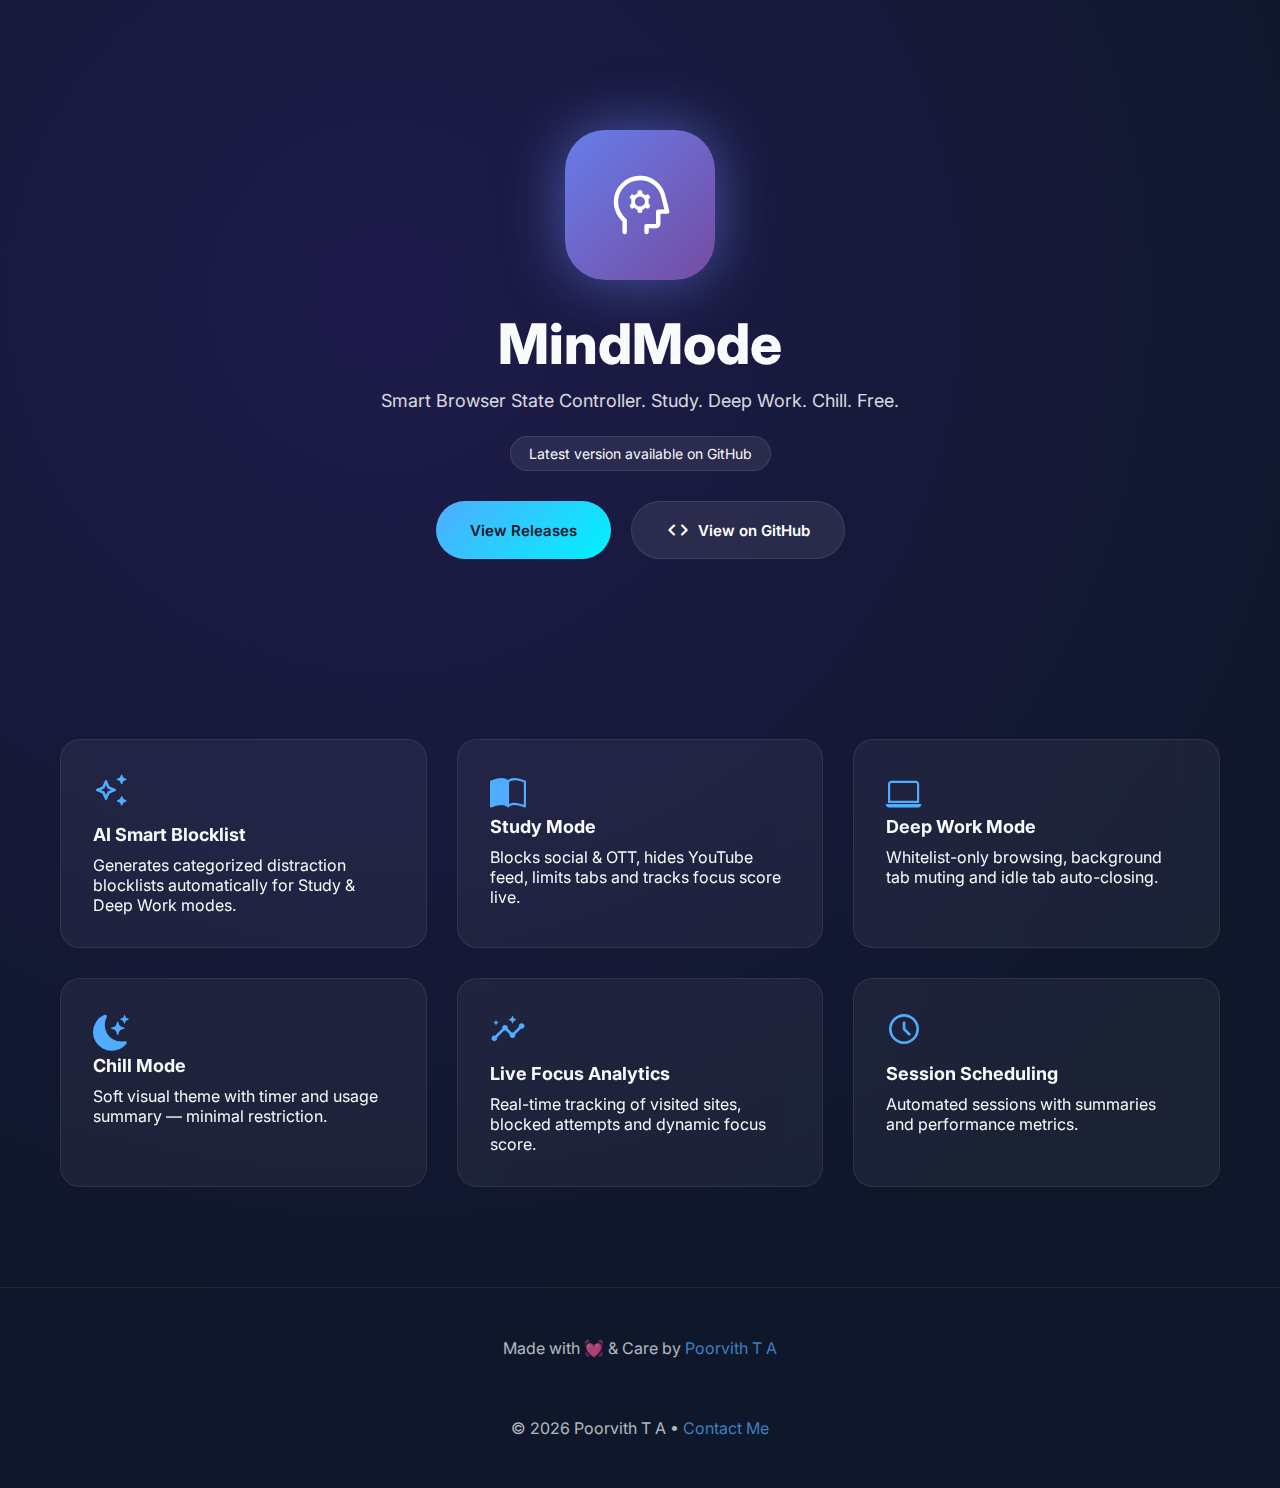
<file: index.html>
<!DOCTYPE html>
<html lang="en">
<head>
<meta charset="UTF-8" />
<meta name="viewport" content="width=device-width, initial-scale=1.0" />
<title>MindMode</title>

<!-- Google Fonts -->
<link href="https://fonts.googleapis.com/css2?family=Inter:wght@400;600;700;800&display=swap" rel="stylesheet">
<link href="https://fonts.googleapis.com/css2?family=Material+Symbols+Rounded" rel="stylesheet">
<link href="https://cdn.jsdelivr.net/npm/bootstrap-icons@1.11.3/font/bootstrap-icons.min.css" rel="stylesheet">

<style>
*{box-sizing:border-box;margin:0;padding:0}

body{
  font-family:"Inter",sans-serif;
  background:radial-gradient(circle at 30% 20%,#1e1b4b,#0f172a 70%);
  color:#f8fafc;
  min-height:100vh;
  overflow-x:hidden;
}

/* HERO */
.hero{
  text-align:center;
  padding:130px 20px 80px;
}

.logo{
  width:150px;
  height:150px;
  border-radius:40px;
  margin:0 auto 30px;
  background:linear-gradient(135deg,#667eea,#764ba2);
  display:flex;
  align-items:center;
  justify-content:center;
  box-shadow:0 0 60px rgba(102,126,234,.6);
  animation:float 3s ease-in-out infinite;
}

.logo span{
  font-size:70px;
  color:white;
}

h1{
  font-size:56px;
  font-weight:800;
  margin-bottom:12px;
}

.subtitle{
  font-size:18px;
  opacity:.85;
  margin-bottom:25px;
}

.version{
  display:inline-block;
  padding:8px 18px;
  border-radius:999px;
  background:rgba(255,255,255,.08);
  font-size:14px;
  margin-bottom:30px;
  border:1px solid rgba(255,255,255,.1);
}

/* BUTTONS */
.btn-group{
  display:flex;
  justify-content:center;
  gap:20px;
  flex-wrap:wrap;
}

.btn{
  padding:16px 34px;
  border-radius:999px;
  font-weight:600;
  text-decoration:none;
  font-size:15px;
  display:inline-flex;
  align-items:center;
  gap:8px;
  transition:.3s;
}

.primary{
  background:linear-gradient(135deg,#4facfe,#00f2fe);
  color:#0f172a;
}

.primary:hover{
  transform:translateY(-4px);
  box-shadow:0 12px 30px rgba(0,242,254,.4);
}

.secondary{
  background:rgba(255,255,255,.08);
  color:white;
  border:1px solid rgba(255,255,255,.1);
}

.secondary:hover{
  background:rgba(255,255,255,.15);
}

/* FEATURES */
.features{
  max-width:1200px;
  margin:100px auto;
  padding:0 20px;
  display:grid;
  grid-template-columns:repeat(auto-fit,minmax(280px,1fr));
  gap:30px;
}

.card{
  background:rgba(255,255,255,.05);
  padding:32px;
  border-radius:20px;
  backdrop-filter:blur(15px);
  border:1px solid rgba(255,255,255,.08);
  transition:.3s;
}

.card:hover{
  transform:translateY(-8px);
  background:rgba(255,255,255,.08);
}

.card .material-symbols-rounded,
.card i{
  font-size:36px;
  margin-bottom:16px;
  color:#4facfe;
}

.card h3{
  margin-bottom:10px;
  font-size:18px;
}

footer{
  text-align:center;
  padding:50px 20px;
  opacity:.7;
  border-top:1px solid rgba(255,255,255,.1);
  margin-top:100px;
}

footer a{
  color:#4facfe;
  text-decoration:none;
}

@keyframes float{
  0%,100%{transform:translateY(0)}
  50%{transform:translateY(-12px)}
}
</style>
</head>

<body>

<div class="hero">
  <div class="logo">
    <span class="material-symbols-rounded">psychology</span>
  </div>

  <h1>MindMode</h1>
  <div class="subtitle">Smart Browser State Controller. Study. Deep Work. Chill. Free.</div>

  <div id="versionText" class="version">Checking latest release...</div>

  <div class="btn-group">
    <a id="downloadBtn" class="btn primary" href="#">
      <span class="material-symbols-rounded">download</span>
      Download Latest
    </a>

    <a class="btn secondary" href="https://github.com/PoorvithTA/mindmode" target="_blank">
      <span class="material-symbols-rounded">code</span>
      View on GitHub
    </a>
  </div>
</div>

<div class="features">

  <div class="card">
    <span class="material-symbols-rounded">auto_awesome</span>
    <h3>AI Smart Blocklist</h3>
    <p>Generates categorized distraction blocklists automatically for Study & Deep Work modes.</p>
  </div>

  <div class="card">
    <i class="bi bi-book-half"></i>
    <h3>Study Mode</h3>
    <p>Blocks social & OTT, hides YouTube feed, limits tabs and tracks focus score live.</p>
  </div>

  <div class="card">
    <i class="bi bi-laptop"></i>
    <h3>Deep Work Mode</h3>
    <p>Whitelist-only browsing, background tab muting and idle tab auto-closing.</p>
  </div>

  <div class="card">
    <i class="bi bi-moon-stars-fill"></i>
    <h3>Chill Mode</h3>
    <p>Soft visual theme with timer and usage summary — minimal restriction.</p>
  </div>

  <div class="card">
    <span class="material-symbols-rounded">insights</span>
    <h3>Live Focus Analytics</h3>
    <p>Real-time tracking of visited sites, blocked attempts and dynamic focus score.</p>
  </div>

  <div class="card">
    <span class="material-symbols-rounded">schedule</span>
    <h3>Session Scheduling</h3>
    <p>Automated sessions with summaries and performance metrics.</p>
  </div>

</div>
 <footer>
    Made with 💓 & Care by 
    <a href="https://youtube.com/@PoorvithsLife_Official" target="_blank">Poorvith T A</a>
    <br><br>

    <script type='text/javascript' src='https://storage.ko-fi.com/cdn/widget/Widget_2.js'></script>
    <script>
      kofiwidget2.init('Support me on Ko-fi', '#72a4f2', 'O5O81GPS1N');
      kofiwidget2.draw();
    </script>

    <br><br>

    © <span id="year"></span> Poorvith T A • 
    <a href="https://ig.me/m/i_am_poorvith" target="_blank">Contact Me</a>
  </footer>
<script>
  const yearSpan = document.getElementById("year");
  const currentYear = new Date().getFullYear();
  yearSpan.textContent = currentYear;
</script>

  <script>
async function fetchLatestRelease() {
  const versionText = document.getElementById("versionText");
  const downloadBtn = document.getElementById("downloadBtn");

  try {
    const response = await fetch(
      "https://api.github.com/repos/PoorvithTA/mindmode/releases"
    );

    if (!response.ok) throw new Error("No releases found");

    const releases = await response.json();

    if (!releases.length) throw new Error("Empty release list");

    const latest = releases[0]; // first release (newest)

    versionText.innerText = "Latest Version: " + latest.tag_name;

    const asset = latest.assets.find(a =>
      a.browser_download_url.endsWith(".zip")
    );

    if (asset) {
      downloadBtn.href = asset.browser_download_url;
      downloadBtn.innerText = "Download " + latest.tag_name;
    } else {
      downloadBtn.href = latest.html_url;
      downloadBtn.innerText = "View Release";
    }

  } catch (err) {
    versionText.innerText = "Latest version available on GitHub";
    downloadBtn.href =
      "https://github.com/PoorvithTA/mindmode/releases";
    downloadBtn.innerText = "View Releases";
  }
}

fetchLatestRelease();
</script>

</body>
</html>
</file>
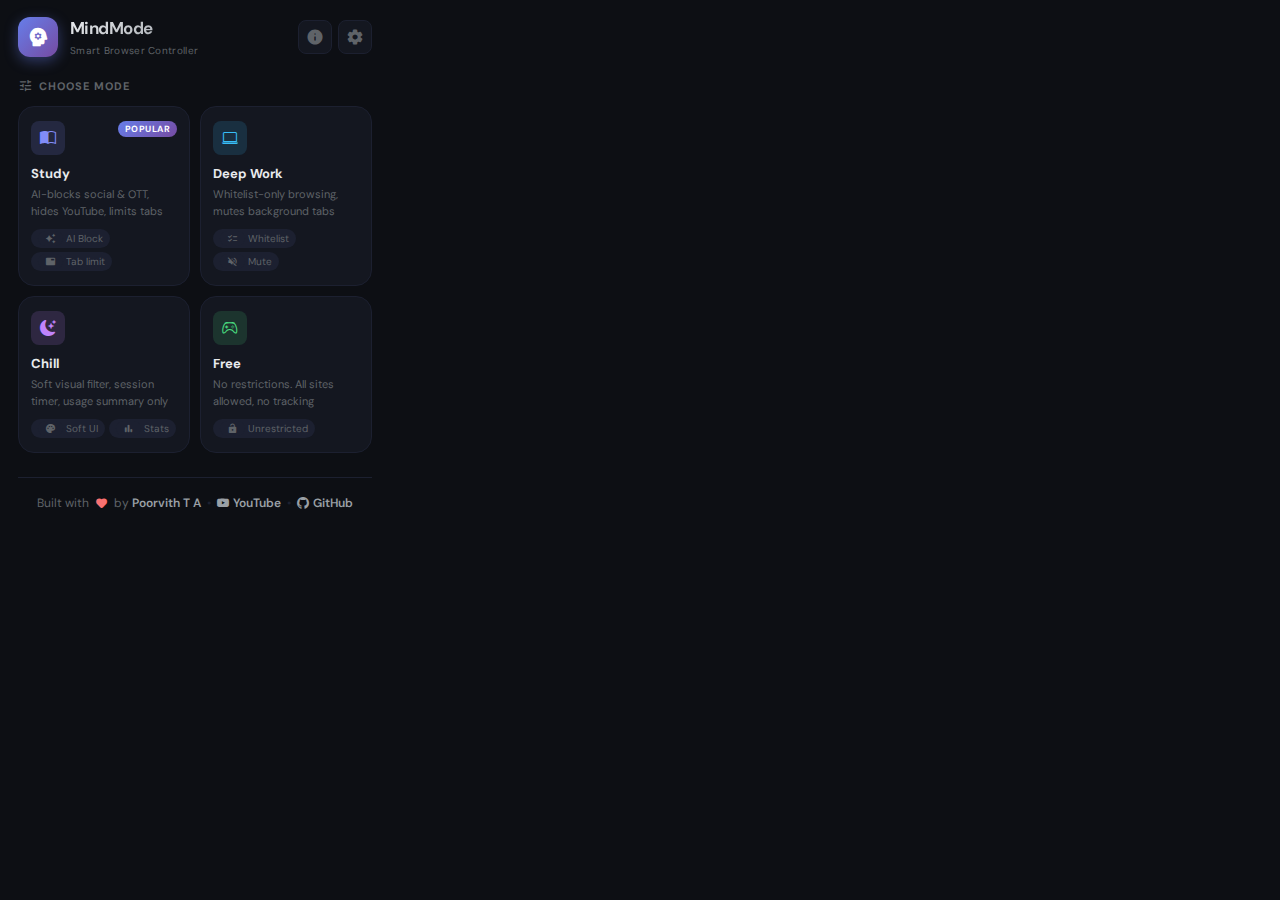
<file: MindMode/popup.html>
<!DOCTYPE html>
<html lang="en">
<head>
  <meta charset="UTF-8" />
  <title>MindMode</title>
  <link href="https://fonts.googleapis.com/css2?family=DM+Sans:ital,opsz,wght@0,9..40,400;0,9..40,500;0,9..40,600;0,9..40,700&display=swap" rel="stylesheet" />
  <link href="https://fonts.googleapis.com/css2?family=Material+Symbols+Rounded:opsz,wght,FILL,GRAD@24,400,1,0" rel="stylesheet" />
  <link rel="stylesheet" href="https://cdn.jsdelivr.net/npm/bootstrap-icons@1.11.3/font/bootstrap-icons.min.css" />
  <link rel="stylesheet" href="popup.css" />
</head>
<body>
<div id="app">

  <!-- ═══ PERSISTENT HEADER (all pages) ════════════════════════ -->
  <header class="popup-header">
    <div class="header-left">
      <div class="logo-wrap">
        <span class="material-symbols-rounded logo-icon">psychology</span>
      </div>
      <div>
        <div class="logo-text">MindMode</div>
        <div class="logo-sub">Smart Browser Controller</div>
      </div>
    </div>
    <div class="header-right">
      <button id="aboutBtn" class="hdr-btn" title="About">
        <span class="material-symbols-rounded">info</span>
      </button>
      <button id="settingsBtn" class="hdr-btn" title="Settings">
        <span class="material-symbols-rounded">settings</span>
      </button>
    </div>
  </header>

  <!-- ═══ MAIN VIEW ════════════════════════════════════════════ -->
  <div id="mainView">

    <div id="sessionBanner" class="session-banner hidden">
      <div class="sb-top">
        <div class="sb-mode-info">
          <span class="material-symbols-rounded sb-icon" id="sbIcon">timer</span>
          <div>
            <div class="sb-label" id="sessionModeLabel">Study Mode</div>
            <div class="sb-sublabel">Session in progress</div>
          </div>
        </div>
        <span id="sessionTimer" class="sb-timer">45:00</span>
      </div>
      <div class="sb-bar-track"><div id="sessionBar" class="sb-bar-fill"></div></div>
      <div class="sb-stats-row">
        <div class="sb-mini-stat"><span class="material-symbols-rounded">public</span><span id="lSites">0</span> sites</div>
        <div class="sb-mini-stat"><span class="material-symbols-rounded">block</span><span id="lBlocked">0</span> blocked</div>
        <div class="sb-mini-stat focus-stat"><span class="material-symbols-rounded">bolt</span><span id="lFocus">100</span>% focus</div>
      </div>
      <button id="endSessionBtn" class="end-btn">
        <span class="material-symbols-rounded">stop_circle</span>End Session
      </button>
    </div>

    <div class="modes-section">
      <div class="section-label"><span class="material-symbols-rounded">tune</span>Choose Mode</div>
      <div class="mode-grid">

        <button class="mode-card" data-mode="study">
          <div class="mc-top"><div class="mc-icon study"><i class="bi bi-book-half"></i></div><span class="mc-badge">Popular</span></div>
          <div class="mc-name">Study</div>
          <div class="mc-desc">AI-blocks social &amp; OTT, hides YouTube, limits tabs</div>
          <div class="mc-tags">
            <span><span class="material-symbols-rounded">auto_awesome</span>AI Block</span>
            <span><span class="material-symbols-rounded">tab</span>Tab limit</span>
          </div>
        </button>

        <button class="mode-card" data-mode="deepwork">
          <div class="mc-top"><div class="mc-icon deepwork"><i class="bi bi-laptop"></i></div></div>
          <div class="mc-name">Deep Work</div>
          <div class="mc-desc">Whitelist-only browsing, mutes background tabs</div>
          <div class="mc-tags">
            <span><span class="material-symbols-rounded">checklist</span>Whitelist</span>
            <span><span class="material-symbols-rounded">volume_off</span>Mute</span>
          </div>
        </button>

        <button class="mode-card" data-mode="chill">
          <div class="mc-top"><div class="mc-icon chill"><i class="bi bi-moon-stars-fill"></i></div></div>
          <div class="mc-name">Chill</div>
          <div class="mc-desc">Soft visual filter, session timer, usage summary only</div>
          <div class="mc-tags">
            <span><span class="material-symbols-rounded">palette</span>Soft UI</span>
            <span><span class="material-symbols-rounded">bar_chart</span>Stats</span>
          </div>
        </button>

        <button class="mode-card" data-mode="free">
          <div class="mc-top"><div class="mc-icon free"><i class="bi bi-controller"></i></div></div>
          <div class="mc-name">Free</div>
          <div class="mc-desc">No restrictions. All sites allowed, no tracking</div>
          <div class="mc-tags">
            <span><span class="material-symbols-rounded">lock_open</span>Unrestricted</span>
          </div>
        </button>

      </div>
    </div>

    <div id="durationPicker" class="duration-panel hidden">
      <div class="dp-header"><span class="material-symbols-rounded">schedule</span>Session Duration</div>
      <div class="dp-pills">
        <button class="dp-pill" data-min="25">25 min</button>
        <button class="dp-pill active" data-min="45">45 min</button>
        <button class="dp-pill" data-min="60">1 hour</button>
        <button class="dp-pill" data-min="90">1.5 hrs</button>
        <button class="dp-pill" data-min="120">2 hrs</button>
        <button class="dp-pill" data-min="0"><span class="material-symbols-rounded" style="font-size:15px;vertical-align:middle">all_inclusive</span></button>
      </div>
      <button id="startSessionBtn" class="start-btn">
        <span class="material-symbols-rounded">play_circle</span>Start Session
      </button>
    </div>

  </div><!-- /#mainView -->

  <!-- ═══ SUMMARY VIEW ════════════════════════════════════════ -->
  <div id="summaryView" class="hidden">
    <div class="summary-hero">
      <div class="summary-icon-wrap">
        <span class="material-symbols-rounded summary-icon">celebration</span>
      </div>
      <h2 class="summary-title">Session Complete!</h2>
      <p class="summary-sub">Here's how you did</p>
    </div>
    <div class="score-ring-wrap">
      <canvas id="scoreRing" width="130" height="130"></canvas>
      <div class="score-center">
        <span id="focusScore" class="score-num">--</span>
        <span class="score-lbl">Focus Score</span>
      </div>
    </div>
    <div class="summary-stats-row">
      <div class="sum-stat"><span class="material-symbols-rounded">timer</span><span id="sDuration" class="sum-val">--</span><label>minutes</label></div>
      <div class="sum-stat"><span class="material-symbols-rounded">public</span><span id="sSites" class="sum-val">--</span><label>sites</label></div>
      <div class="sum-stat"><span class="material-symbols-rounded">block</span><span id="sDistractions" class="sum-val">--</span><label>blocked</label></div>
    </div>
    <div id="topSitesList" class="top-sites-wrap"></div>
    <button id="dismissSummary" class="start-btn" style="margin-top:8px">
      <span class="material-symbols-rounded">add_circle</span>New Session
    </button>
  </div><!-- /#summaryView -->

  <!-- ═══ SETTINGS VIEW ══════════════════════════════════════ -->
  <div id="settingsView" class="hidden">

    <div class="view-header">
      <button id="settingsBackBtn" class="back-btn"><span class="material-symbols-rounded">arrow_back</span></button>
      <div><div class="view-title">Settings</div><div class="view-sub">Customize your experience</div></div>
    </div>

    <!-- AI Smart Blocklist -->
    <div class="settings-section ai-section">
      <div class="ai-section-header">
        <div class="settings-section-label">
          <span class="material-symbols-rounded">auto_awesome</span>AI Smart Blocklist
        </div>
        <button id="refreshBlocklistBtn" class="ai-pill-btn">
          <span class="material-symbols-rounded" id="refreshIcon">refresh</span>
          <span id="refreshBtnText">Refresh</span>
        </button>
      </div>
      <p class="settings-hint">Claude AI maintains a categorized blocklist — social media, OTT/streaming, gaming, news &amp; more. Used in Study &amp; Deep Work modes.</p>

      <div id="aiLoadingRow" class="ai-loading-row hidden">
        <div class="ai-loader-dots"><span></span><span></span><span></span></div>
        <span>Claude is generating your blocklist…</span>
      </div>

      <div id="aiErrorRow" class="ai-error-row hidden">
        <span class="material-symbols-rounded">error</span>
        <span id="aiErrorText">Something went wrong</span>
      </div>

      <div id="blocklistCategories" class="blocklist-cats"></div>

      <div class="ai-meta-row">
        <span class="material-symbols-rounded">shield</span>
        <span id="aiMetaText">AI blocklist loaded locally · never sent to cloud</span>
      </div>
    </div>

    <!-- Deep Work Whitelist -->
    <div class="settings-section">
      <div class="settings-section-label"><span class="material-symbols-rounded">checklist</span>Deep Work Whitelist</div>
      <p class="settings-hint">Sites allowed during Deep Work mode</p>
      <div id="whitelistTags" class="tag-cloud"></div>
      <div class="input-row">
        <input id="whitelistInput" type="text" class="text-input" placeholder="e.g. notion.so" />
        <button id="addWhitelistBtn" class="icon-action-btn"><span class="material-symbols-rounded">add</span></button>
      </div>
    </div>

    <!-- Max Tabs -->
    <div class="settings-section">
      <div class="settings-section-label"><span class="material-symbols-rounded">tab</span>Max Tabs Per Mode</div>
      <div class="max-tabs-grid">
        <div class="mt-row"><i class="bi bi-book-half"></i><span>Study Mode</span><input id="maxTabsStudy" type="number" class="num-input" min="1" max="30" value="8" /><span class="mt-unit">tabs</span></div>
        <div class="mt-row"><i class="bi bi-laptop"></i><span>Deep Work</span><input id="maxTabsDeepwork" type="number" class="num-input" min="1" max="30" value="5" /><span class="mt-unit">tabs</span></div>
      </div>
    </div>

    <!-- Auto Schedule -->
    <div class="settings-section">
      <div class="settings-section-label"><span class="material-symbols-rounded">schedule</span>Auto Schedule</div>
      <p class="settings-hint">Automatically switch modes at set times daily</p>
      <div id="scheduleList" class="schedule-list"></div>
      <button id="addScheduleBtn" class="outline-action-btn"><span class="material-symbols-rounded">add</span>Add Schedule Entry</button>
    </div>

    <button id="saveSettingsBtn" class="start-btn" style="margin-top:4px">
      <span class="material-symbols-rounded">save</span>Save Settings
    </button>

  </div><!-- /#settingsView -->

  <!-- ═══ ABOUT VIEW ═════════════════════════════════════════ -->
  <div id="aboutView" class="hidden">

    <div class="view-header">
      <button id="aboutBackBtn" class="back-btn"><span class="material-symbols-rounded">arrow_back</span></button>
      <div><div class="view-title">About MindMode</div><div class="view-sub">Version 1.0.0</div></div>
    </div>

    <div class="about-hero-card">
      <div class="about-logo-row">
        <div class="about-logo-icon"><span class="material-symbols-rounded">psychology</span></div>
        <div>
          <div class="about-name">MindMode</div>
          <div class="about-tagline">Smart Browser State Controller</div>
        </div>
      </div>
      <p class="about-desc">
        MindMode changes how your entire browser behaves based on your mental state —
        not just blocking sites, but shifting your whole digital environment.
        Think Digital Wellbeing × Focus × Smart Environment.
      </p>
      <div class="about-privacy-badge">
        <span class="material-symbols-rounded">shield</span>
        100% Local — No cloud, no tracking, no login
      </div>
    </div>

    <div class="about-modes-section">
      <div class="settings-section-label"><span class="material-symbols-rounded">apps</span>What Each Mode Does</div>
      <div class="about-mode-list">
        <div class="about-mode-row">
          <div class="about-mode-icon study"><i class="bi bi-book-half"></i></div>
          <div class="about-mode-info"><strong>Study</strong><span>AI-blocked social &amp; OTT, hides YouTube feed, limits tabs</span></div>
        </div>
        <div class="about-mode-row">
          <div class="about-mode-icon deepwork"><i class="bi bi-laptop"></i></div>
          <div class="about-mode-info"><strong>Deep Work</strong><span>Whitelist-only sites, auto-closes idle tabs, mutes background</span></div>
        </div>
        <div class="about-mode-row">
          <div class="about-mode-icon chill"><i class="bi bi-moon-stars-fill"></i></div>
          <div class="about-mode-info"><strong>Chill</strong><span>Soft visual filter, session timer, usage summary at end</span></div>
        </div>
        <div class="about-mode-row">
          <div class="about-mode-icon free"><i class="bi bi-controller"></i></div>
          <div class="about-mode-info"><strong>Free</strong><span>No restrictions, no tracking, everything allowed</span></div>
        </div>
      </div>
    </div>

    <div class="about-links-section">
      <div class="settings-section-label"><span class="material-symbols-rounded">link</span>Links</div>
      <div class="about-links-grid">
        <a href="https://github.com/PoorvithTA" target="_blank" class="about-link-card">
          <i class="bi bi-github"></i><span>GitHub</span><span class="material-symbols-rounded open-icon">open_in_new</span>
        </a>
        <a href="https://www.youtube.com/@PoorvithsLife_Official/" target="_blank" class="about-link-card">
          <i class="bi bi-youtube"></i><span>YouTube</span><span class="material-symbols-rounded open-icon">open_in_new</span>
        </a>
        <a href="https://github.com/PoorvithTA" target="_blank" class="about-link-card">
          <i class="bi bi-bug"></i><span>Report Bug</span><span class="material-symbols-rounded open-icon">open_in_new</span>
        </a>
        <a href="https://github.com/PoorvithTA" target="_blank" class="about-link-card">
          <i class="bi bi-person-fill"></i><span>Portfolio</span><span class="material-symbols-rounded open-icon">open_in_new</span>
        </a>
      </div>
    </div>

  </div><!-- /#aboutView -->

  <!-- ═══ PERSISTENT FOOTER (all pages) ════════════════════════ -->
  <footer class="popup-footer">
    <span>Built with</span>
    <span class="material-symbols-rounded footer-heart">favorite</span>
    <span>by <a href="https://github.com/PoorvithTA" target="_blank" class="footer-link">Poorvith T A</a></span>
    <span class="footer-dot">•</span>
    <a href="https://www.youtube.com/@PoorvithsLife_Official/" target="_blank" class="footer-link">
      <i class="bi bi-youtube"></i> YouTube
    </a>
    <span class="footer-dot">•</span>
    <a href="https://github.com/PoorvithTA" target="_blank" class="footer-link">
      <i class="bi bi-github"></i> GitHub
    </a>
  </footer>

</div><!-- /#app -->
<script src="popup.js"></script>
</body>
</html>
</file>
<file: MindMode/popup.css>
@import url("https://fonts.googleapis.com/css2?family=DM+Sans:ital,opsz,wght@0,9..40,400;0,9..40,500;0,9..40,600;0,9..40,700&display=swap");

/* ─── CSS Variables ────────────────────────────────────────────── */
:root {
  --bg-primary:   #0d0f14;
  --bg-secondary: #141720;
  --bg-tertiary:  #1c2030;
  --bg-hover:     #21263a;

  --text-primary:   #e8eaed;
  --text-secondary: #9aa0a6;
  --text-tertiary:  #5f6368;

  --accent-gradient:   linear-gradient(135deg, #667eea 0%, #764ba2 100%);
  --accent-gradient-2: linear-gradient(135deg, #4facfe 0%, #00f2fe 100%);
  --accent-gradient-3: linear-gradient(135deg, #43e97b 0%, #38f9d7 100%);
  --accent-gradient-4: linear-gradient(135deg, #fa709a 0%, #fee140 100%);

  --study-color:    #818cf8;
  --deepwork-color: #38bdf8;
  --chill-color:    #c084fc;
  --free-color:     #4ade80;

  --study-grad:    linear-gradient(135deg, #667eea, #818cf8);
  --deepwork-grad: linear-gradient(135deg, #0ea5e9, #38bdf8);
  --chill-grad:    linear-gradient(135deg, #8b5cf6, #c084fc);
  --free-grad:     linear-gradient(135deg, #22c55e, #4ade80);

  --shadow-sm: 0 2px 8px rgba(0,0,0,0.4);
  --shadow-md: 0 4px 16px rgba(0,0,0,0.5);
  --shadow-lg: 0 8px 32px rgba(0,0,0,0.6);

  --radius-sm:   8px;
  --radius-md:   12px;
  --radius-lg:   16px;
  --radius-xl:   20px;
  --radius-full: 9999px;

  --transition: 0.2s cubic-bezier(0.4,0,0.2,1);
}

/* ─── Reset & Base ─────────────────────────────────────────────── */
*, *::before, *::after { box-sizing: border-box; margin: 0; padding: 0; }

body {
  width: 390px;
  background: var(--bg-primary);
  color: var(--text-primary);
  font-family: "DM Sans", -apple-system, sans-serif;
  font-size: 14px;
  line-height: 1.5;
  -webkit-font-smoothing: antialiased;
  overflow-x: hidden;
}

.material-symbols-rounded {
  font-variation-settings: 'FILL' 1, 'wght' 400, 'GRAD' 0, 'opsz' 24;
  font-size: 18px;
  vertical-align: middle;
  line-height: 1;
}

#app { padding: 16px 18px 24px; }

/* ─── Header ───────────────────────────────────────────────────── */
.popup-header {
  display: flex;
  align-items: center;
  justify-content: space-between;
  margin-bottom: 20px;
}

.header-left {
  display: flex;
  align-items: center;
  gap: 12px;
}

.logo-wrap {
  width: 40px;
  height: 40px;
  border-radius: var(--radius-md);
  background: var(--accent-gradient);
  display: flex;
  align-items: center;
  justify-content: center;
  box-shadow: 0 4px 14px rgba(102,126,234,0.4);
}

.logo-icon {
  font-size: 22px !important;
  color: #fff;
}

.logo-text {
  font-size: 17px;
  font-weight: 700;
  letter-spacing: -0.03em;
  background: linear-gradient(135deg, #e8eaed, #9aa0a6);
  -webkit-background-clip: text;
  -webkit-text-fill-color: transparent;
  background-clip: text;
}

.logo-sub {
  font-size: 10px;
  color: var(--text-tertiary);
  letter-spacing: 0.3px;
  margin-top: 1px;
}

.header-right {
  display: flex;
  gap: 6px;
}

.hdr-btn {
  width: 34px;
  height: 34px;
  border-radius: var(--radius-sm);
  background: var(--bg-secondary);
  border: 1px solid var(--bg-tertiary);
  color: var(--text-tertiary);
  cursor: pointer;
  display: flex;
  align-items: center;
  justify-content: center;
  transition: var(--transition);
}
.hdr-btn:hover {
  background: var(--bg-hover);
  color: var(--text-primary);
  border-color: rgba(102,126,234,0.3);
}

/* ─── Session Banner ──────────────────────────────────────────── */
.session-banner {
  background: var(--bg-secondary);
  border: 1px solid rgba(102,126,234,0.2);
  border-radius: var(--radius-xl);
  padding: 16px;
  margin-bottom: 18px;
  box-shadow: 0 0 0 1px rgba(102,126,234,0.1), var(--shadow-sm);
}

.sb-top {
  display: flex;
  justify-content: space-between;
  align-items: center;
  margin-bottom: 12px;
}

.sb-mode-info {
  display: flex;
  align-items: center;
  gap: 10px;
}

.sb-icon {
  font-size: 20px !important;
  color: var(--study-color);
}

.sb-label {
  font-size: 13px;
  font-weight: 700;
  color: var(--text-primary);
}

.sb-sublabel {
  font-size: 10px;
  color: var(--text-tertiary);
  letter-spacing: 0.2px;
  margin-top: 1px;
}

.sb-timer {
  font-size: 26px;
  font-weight: 800;
  letter-spacing: -0.5px;
  font-variant-numeric: tabular-nums;
  background: var(--accent-gradient);
  -webkit-background-clip: text;
  -webkit-text-fill-color: transparent;
  background-clip: text;
}

.sb-bar-track {
  height: 4px;
  background: var(--bg-tertiary);
  border-radius: var(--radius-full);
  overflow: hidden;
  margin-bottom: 12px;
}

.sb-bar-fill {
  height: 100%;
  width: 100%;
  background: var(--accent-gradient);
  border-radius: var(--radius-full);
  transition: width 1s linear;
}

.sb-stats-row {
  display: flex;
  gap: 14px;
  margin-bottom: 12px;
}

.sb-mini-stat {
  display: flex;
  align-items: center;
  gap: 5px;
  font-size: 12px;
  color: var(--text-tertiary);
}
.sb-mini-stat .material-symbols-rounded { font-size: 14px !important; }
.sb-mini-stat span { color: var(--text-secondary); font-weight: 600; }
.focus-stat { margin-left: auto; }
.focus-stat span { color: #4ade80; }

.end-btn {
  width: 100%;
  background: transparent;
  border: 1px solid var(--bg-tertiary);
  color: var(--text-tertiary);
  padding: 8px;
  border-radius: var(--radius-md);
  cursor: pointer;
  font-size: 12px;
  font-family: "DM Sans", sans-serif;
  font-weight: 600;
  display: flex;
  align-items: center;
  justify-content: center;
  gap: 6px;
  transition: var(--transition);
}
.end-btn:hover { border-color: #f87171; color: #f87171; }

/* ─── Section Label ────────────────────────────────────────────── */
.section-label {
  display: flex;
  align-items: center;
  gap: 6px;
  font-size: 11px;
  font-weight: 700;
  color: var(--text-tertiary);
  text-transform: uppercase;
  letter-spacing: 1px;
  margin-bottom: 12px;
}
.section-label .material-symbols-rounded { font-size: 15px !important; }

/* ─── Mode Grid ────────────────────────────────────────────────── */
.modes-section { margin-bottom: 16px; }

.mode-grid {
  display: grid;
  grid-template-columns: 1fr 1fr;
  gap: 10px;
}

.mode-card {
  background: var(--bg-secondary);
  border: 1.5px solid var(--bg-tertiary);
  border-radius: var(--radius-lg);
  padding: 14px 12px;
  cursor: pointer;
  text-align: left;
  color: var(--text-primary);
  font-family: "DM Sans", sans-serif;
  transition: var(--transition);
  position: relative;
  overflow: hidden;
}

.mode-card::before {
  content: "";
  position: absolute;
  top: 0; left: 0; right: 0;
  height: 2px;
  opacity: 0;
  transition: opacity var(--transition);
}
.mode-card[data-mode="study"]::before    { background: var(--study-grad); }
.mode-card[data-mode="deepwork"]::before { background: var(--deepwork-grad); }
.mode-card[data-mode="chill"]::before    { background: var(--chill-grad); }
.mode-card[data-mode="free"]::before     { background: var(--free-grad); }

.mode-card:hover { background: var(--bg-hover); border-color: rgba(255,255,255,0.1); transform: translateY(-2px); box-shadow: var(--shadow-md); }
.mode-card:hover::before { opacity: 1; }

.mode-card.active { transform: translateY(-2px); box-shadow: var(--shadow-md); }
.mode-card.active[data-mode="study"]    { border-color: var(--study-color);    background: rgba(129,140,248,0.08); }
.mode-card.active[data-mode="deepwork"] { border-color: var(--deepwork-color); background: rgba(56,189,248,0.08); }
.mode-card.active[data-mode="chill"]    { border-color: var(--chill-color);    background: rgba(192,132,252,0.08); }
.mode-card.active[data-mode="free"]     { border-color: var(--free-color);     background: rgba(74,222,128,0.08); }
.mode-card.active::before { opacity: 1; }

.mc-top {
  display: flex;
  align-items: flex-start;
  justify-content: space-between;
  margin-bottom: 10px;
}

.mc-icon {
  width: 34px;
  height: 34px;
  border-radius: var(--radius-sm);
  display: flex;
  align-items: center;
  justify-content: center;
  font-size: 16px;
}
.mc-icon.study    { background: rgba(129,140,248,0.15); color: var(--study-color); }
.mc-icon.deepwork { background: rgba(56,189,248,0.15);  color: var(--deepwork-color); }
.mc-icon.chill    { background: rgba(192,132,252,0.15); color: var(--chill-color); }
.mc-icon.free     { background: rgba(74,222,128,0.15);  color: var(--free-color); }

.mc-badge {
  font-size: 9px;
  font-weight: 700;
  padding: 2px 7px;
  background: linear-gradient(135deg, #667eea, #764ba2);
  color: #fff;
  border-radius: var(--radius-full);
  text-transform: uppercase;
  letter-spacing: 0.5px;
}

.mc-name {
  font-size: 13px;
  font-weight: 700;
  margin-bottom: 4px;
}

.mc-desc {
  font-size: 11px;
  color: var(--text-tertiary);
  line-height: 1.5;
  margin-bottom: 10px;
}

.mc-tags {
  display: flex;
  flex-wrap: wrap;
  gap: 4px;
}
.mc-tags span {
  display: inline-flex;
  align-items: center;
  gap: 3px;
  font-size: 10px;
  color: var(--text-tertiary);
  background: var(--bg-tertiary);
  padding: 2px 7px;
  border-radius: var(--radius-full);
}
.mc-tags span .material-symbols-rounded { font-size: 11px !important; }

/* ─── Duration Panel ───────────────────────────────────────────── */
.duration-panel {
  background: var(--bg-secondary);
  border: 1px solid var(--bg-tertiary);
  border-radius: var(--radius-xl);
  padding: 16px;
  margin-bottom: 14px;
  animation: slideDown 0.2s ease;
}

@keyframes slideDown {
  from { opacity: 0; transform: translateY(-8px); }
  to   { opacity: 1; transform: translateY(0); }
}

.dp-header {
  display: flex;
  align-items: center;
  gap: 6px;
  font-size: 12px;
  font-weight: 600;
  color: var(--text-secondary);
  margin-bottom: 12px;
}

.dp-pills {
  display: flex;
  gap: 6px;
  flex-wrap: wrap;
  margin-bottom: 14px;
}

.dp-pill {
  flex: 1;
  min-width: 44px;
  padding: 7px 4px;
  background: var(--bg-tertiary);
  border: 1px solid rgba(255,255,255,0.04);
  color: var(--text-secondary);
  border-radius: var(--radius-md);
  cursor: pointer;
  font-size: 12px;
  font-family: "DM Sans", sans-serif;
  font-weight: 500;
  text-align: center;
  transition: var(--transition);
}
.dp-pill:hover { background: var(--bg-hover); color: var(--text-primary); }
.dp-pill.active {
  background: rgba(102,126,234,0.15);
  border-color: rgba(102,126,234,0.4);
  color: #818cf8;
  font-weight: 700;
}

/* ─── Start Button ─────────────────────────────────────────────── */
.start-btn {
  width: 100%;
  background: var(--accent-gradient);
  color: #fff;
  border: none;
  padding: 12px;
  border-radius: var(--radius-lg);
  font-size: 14px;
  font-weight: 700;
  font-family: "DM Sans", sans-serif;
  cursor: pointer;
  display: flex;
  align-items: center;
  justify-content: center;
  gap: 8px;
  transition: var(--transition);
  letter-spacing: 0.2px;
  box-shadow: 0 4px 18px rgba(102,126,234,0.35);
}
.start-btn:hover { transform: translateY(-2px); box-shadow: 0 6px 24px rgba(102,126,234,0.5); }
.start-btn:active { transform: translateY(0); }
.start-btn .material-symbols-rounded { font-size: 18px !important; }

/* ─── Summary View ─────────────────────────────────────────────── */
.summary-hero {
  text-align: center;
  margin-bottom: 20px;
}

.summary-icon-wrap {
  width: 72px;
  height: 72px;
  border-radius: 50%;
  background: linear-gradient(135deg, rgba(102,126,234,0.2), rgba(118,75,162,0.2));
  border: 2px solid rgba(102,126,234,0.3);
  display: flex;
  align-items: center;
  justify-content: center;
  margin: 0 auto 14px;
  animation: popIn 0.5s cubic-bezier(0.175,0.885,0.32,1.275);
}

@keyframes popIn {
  from { transform: scale(0.5); opacity: 0; }
  to   { transform: scale(1); opacity: 1; }
}

.summary-icon { font-size: 34px !important; color: #818cf8; }

.summary-title { font-size: 20px; font-weight: 800; margin-bottom: 4px; }
.summary-sub   { font-size: 13px; color: var(--text-tertiary); }

.score-ring-wrap {
  position: relative;
  width: 130px;
  height: 130px;
  margin: 0 auto 20px;
  display: flex;
  align-items: center;
  justify-content: center;
}

#scoreRing { position: absolute; top: 0; left: 0; }

.score-center { text-align: center; position: relative; z-index: 1; }
.score-num {
  display: block;
  font-size: 30px;
  font-weight: 800;
  background: var(--accent-gradient);
  -webkit-background-clip: text;
  -webkit-text-fill-color: transparent;
  background-clip: text;
}
.score-lbl { font-size: 10px; color: var(--text-tertiary); text-transform: uppercase; letter-spacing: 0.8px; }

.summary-stats-row {
  display: flex;
  gap: 10px;
  margin-bottom: 16px;
}

.sum-stat {
  flex: 1;
  background: var(--bg-secondary);
  border: 1px solid var(--bg-tertiary);
  border-radius: var(--radius-lg);
  padding: 12px 8px;
  text-align: center;
}
.sum-stat .material-symbols-rounded { font-size: 16px !important; color: var(--text-tertiary); display: block; margin-bottom: 4px; }
.sum-val { display: block; font-size: 22px; font-weight: 800; color: var(--text-primary); }
.sum-stat label { font-size: 10px; color: var(--text-tertiary); text-transform: uppercase; letter-spacing: 0.5px; }

.top-sites-wrap { margin-bottom: 16px; }

.top-site-label {
  font-size: 10px;
  font-weight: 700;
  color: var(--text-tertiary);
  text-transform: uppercase;
  letter-spacing: 1px;
  margin-bottom: 8px;
}

.top-site-row {
  display: flex;
  align-items: center;
  justify-content: space-between;
  padding: 8px 12px;
  background: var(--bg-secondary);
  border-radius: var(--radius-md);
  margin-bottom: 4px;
}
.top-site-domain { font-size: 13px; font-weight: 500; color: var(--text-primary); }
.top-site-count  { font-size: 11px; color: var(--text-tertiary); }

/* ─── View Header (Settings / About) ─────────────────────────── */
.view-header {
  display: flex;
  align-items: center;
  gap: 12px;
  margin-bottom: 22px;
}

.back-btn {
  width: 36px;
  height: 36px;
  border-radius: var(--radius-md);
  background: var(--bg-secondary);
  border: 1px solid var(--bg-tertiary);
  color: var(--text-secondary);
  cursor: pointer;
  display: flex;
  align-items: center;
  justify-content: center;
  transition: var(--transition);
  flex-shrink: 0;
}
.back-btn:hover { background: var(--bg-hover); color: var(--text-primary); }

.view-title { font-size: 16px; font-weight: 700; }
.view-sub   { font-size: 11px; color: var(--text-tertiary); margin-top: 2px; }

/* ─── Settings View ────────────────────────────────────────────── */
.settings-section {
  background: var(--bg-secondary);
  border: 1px solid var(--bg-tertiary);
  border-radius: var(--radius-xl);
  padding: 16px;
  margin-bottom: 12px;
}

.settings-section-label {
  display: flex;
  align-items: center;
  gap: 7px;
  font-size: 11px;
  font-weight: 700;
  color: var(--text-tertiary);
  text-transform: uppercase;
  letter-spacing: 0.8px;
  margin-bottom: 8px;
}
.settings-section-label .material-symbols-rounded { font-size: 14px !important; }

.settings-hint {
  font-size: 12px;
  color: var(--text-tertiary);
  margin-bottom: 12px;
}

.tag-cloud {
  display: flex;
  flex-wrap: wrap;
  gap: 6px;
  margin-bottom: 10px;
  min-height: 24px;
}

.tag {
  display: inline-flex;
  align-items: center;
  gap: 5px;
  background: rgba(102,126,234,0.12);
  border: 1px solid rgba(102,126,234,0.25);
  color: #818cf8;
  padding: 4px 10px;
  border-radius: var(--radius-full);
  font-size: 12px;
  font-weight: 500;
}

.tag-remove {
  cursor: pointer;
  color: rgba(129,140,248,0.6);
  font-size: 14px;
  line-height: 1;
  background: none;
  border: none;
  padding: 0;
  display: flex;
  align-items: center;
  transition: var(--transition);
}
.tag-remove:hover { color: #f87171; }

.input-row {
  display: flex;
  gap: 8px;
}

.text-input {
  flex: 1;
  background: var(--bg-tertiary);
  border: 1px solid rgba(255,255,255,0.06);
  color: var(--text-primary);
  padding: 9px 12px;
  border-radius: var(--radius-md);
  font-size: 13px;
  font-family: "DM Sans", sans-serif;
  outline: none;
  transition: var(--transition);
}
.text-input::placeholder { color: var(--text-tertiary); }
.text-input:focus { border-color: rgba(102,126,234,0.5); box-shadow: 0 0 0 3px rgba(102,126,234,0.1); }

.icon-action-btn {
  width: 38px;
  height: 38px;
  background: var(--accent-gradient);
  border: none;
  border-radius: var(--radius-md);
  color: #fff;
  cursor: pointer;
  display: flex;
  align-items: center;
  justify-content: center;
  transition: var(--transition);
  box-shadow: 0 2px 10px rgba(102,126,234,0.3);
  flex-shrink: 0;
}
.icon-action-btn:hover { transform: translateY(-1px); box-shadow: 0 4px 14px rgba(102,126,234,0.4); }

.max-tabs-grid { display: flex; flex-direction: column; gap: 10px; }

.mt-row {
  display: flex;
  align-items: center;
  gap: 10px;
  padding: 10px 12px;
  background: var(--bg-tertiary);
  border-radius: var(--radius-md);
}
.mt-row i { font-size: 15px; color: var(--text-tertiary); }
.mt-row span:not(.mt-unit) { flex: 1; font-size: 13px; color: var(--text-secondary); }
.mt-unit { font-size: 12px; color: var(--text-tertiary); }

.num-input {
  width: 56px;
  background: var(--bg-secondary);
  border: 1px solid rgba(255,255,255,0.08);
  color: var(--text-primary);
  padding: 6px 8px;
  border-radius: var(--radius-sm);
  font-size: 13px;
  font-weight: 700;
  font-family: "DM Sans", sans-serif;
  text-align: center;
  outline: none;
}
.num-input:focus { border-color: rgba(102,126,234,0.4); }

.schedule-list { display: flex; flex-direction: column; gap: 8px; margin-bottom: 10px; }

.schedule-entry {
  display: flex;
  align-items: center;
  gap: 8px;
  padding: 8px 10px;
  background: var(--bg-tertiary);
  border-radius: var(--radius-md);
}

.schedule-entry select,
.schedule-entry input[type="time"] {
  background: var(--bg-secondary);
  border: 1px solid rgba(255,255,255,0.06);
  color: var(--text-primary);
  padding: 6px 8px;
  border-radius: var(--radius-sm);
  font-size: 12px;
  font-family: "DM Sans", sans-serif;
  outline: none;
}

.schedule-entry input[type="number"] {
  width: 58px;
  background: var(--bg-secondary);
  border: 1px solid rgba(255,255,255,0.06);
  color: var(--text-primary);
  padding: 6px 8px;
  border-radius: var(--radius-sm);
  font-size: 12px;
  font-family: "DM Sans", sans-serif;
  text-align: center;
  outline: none;
}

.schedule-remove {
  background: none;
  border: none;
  color: var(--text-tertiary);
  cursor: pointer;
  font-size: 16px;
  display: flex;
  align-items: center;
  padding: 2px;
  transition: var(--transition);
  margin-left: auto;
}
.schedule-remove:hover { color: #f87171; }

.outline-action-btn {
  width: 100%;
  background: transparent;
  border: 1.5px dashed var(--bg-tertiary);
  color: var(--text-tertiary);
  padding: 9px;
  border-radius: var(--radius-md);
  cursor: pointer;
  font-size: 13px;
  font-family: "DM Sans", sans-serif;
  font-weight: 600;
  display: flex;
  align-items: center;
  justify-content: center;
  gap: 6px;
  transition: var(--transition);
}
.outline-action-btn:hover { border-color: rgba(102,126,234,0.4); color: #818cf8; }

/* ─── About View ───────────────────────────────────────────────── */
.about-hero-card {
  background: var(--bg-secondary);
  border: 1px solid var(--bg-tertiary);
  border-radius: var(--radius-xl);
  padding: 18px;
  margin-bottom: 14px;
  position: relative;
  overflow: hidden;
}

.about-hero-card::before {
  content: "";
  position: absolute;
  top: 0; left: 0; right: 0;
  height: 2px;
  background: var(--accent-gradient);
}

.about-logo-row {
  display: flex;
  align-items: center;
  gap: 12px;
  margin-bottom: 14px;
}

.about-logo-icon {
  width: 46px;
  height: 46px;
  background: var(--accent-gradient);
  border-radius: var(--radius-md);
  display: flex;
  align-items: center;
  justify-content: center;
  box-shadow: 0 4px 16px rgba(102,126,234,0.4);
  flex-shrink: 0;
}
.about-logo-icon .material-symbols-rounded { font-size: 24px !important; color: #fff; }

.about-name    { font-size: 17px; font-weight: 800; letter-spacing: -0.02em; }
.about-tagline { font-size: 11px; color: var(--text-tertiary); margin-top: 2px; }

.about-desc {
  font-size: 13px;
  color: var(--text-secondary);
  line-height: 1.7;
  margin-bottom: 14px;
}

.about-privacy-badge {
  display: inline-flex;
  align-items: center;
  gap: 6px;
  background: rgba(74,222,128,0.1);
  border: 1px solid rgba(74,222,128,0.2);
  color: #4ade80;
  padding: 6px 12px;
  border-radius: var(--radius-full);
  font-size: 11px;
  font-weight: 600;
}
.about-privacy-badge .material-symbols-rounded { font-size: 14px !important; }

.about-modes-section,
.about-links-section {
  background: var(--bg-secondary);
  border: 1px solid var(--bg-tertiary);
  border-radius: var(--radius-xl);
  padding: 16px;
  margin-bottom: 12px;
}

.about-mode-list { display: flex; flex-direction: column; gap: 12px; margin-top: 4px; }

.about-mode-row {
  display: flex;
  align-items: center;
  gap: 12px;
}

.about-mode-icon {
  width: 36px;
  height: 36px;
  border-radius: var(--radius-sm);
  display: flex;
  align-items: center;
  justify-content: center;
  font-size: 15px;
  flex-shrink: 0;
}
.about-mode-icon.study    { background: rgba(129,140,248,0.15); color: var(--study-color); }
.about-mode-icon.deepwork { background: rgba(56,189,248,0.15);  color: var(--deepwork-color); }
.about-mode-icon.chill    { background: rgba(192,132,252,0.15); color: var(--chill-color); }
.about-mode-icon.free     { background: rgba(74,222,128,0.15);  color: var(--free-color); }

.about-mode-info { flex: 1; }
.about-mode-info strong { display: block; font-size: 13px; font-weight: 700; margin-bottom: 2px; }
.about-mode-info span   { font-size: 11px; color: var(--text-tertiary); line-height: 1.4; }

.about-links-grid {
  display: grid;
  grid-template-columns: 1fr 1fr;
  gap: 8px;
  margin-top: 4px;
}

.about-link-card {
  display: flex;
  align-items: center;
  gap: 8px;
  padding: 10px 12px;
  background: var(--bg-tertiary);
  border: 1px solid rgba(255,255,255,0.04);
  border-radius: var(--radius-md);
  text-decoration: none;
  color: var(--text-secondary);
  font-size: 12px;
  font-weight: 600;
  transition: var(--transition);
}
.about-link-card i { font-size: 15px; }
.about-link-card span:nth-child(2) { flex: 1; }
.about-link-card:hover {
  background: var(--accent-gradient);
  color: #fff;
  border-color: transparent;
  transform: translateY(-2px);
  box-shadow: var(--shadow-md);
}
.open-icon { font-size: 12px !important; opacity: 0.6; }

/* ─── AI Smart Blocklist ───────────────────────────────────────── */
.ai-section { position: relative; overflow: hidden; }
.ai-section::before {
  content: "";
  position: absolute;
  top: 0; left: 0; right: 0;
  height: 2px;
  background: linear-gradient(90deg, #667eea, #a78bfa, #38bdf8);
}

.ai-section-header {
  display: flex;
  align-items: center;
  justify-content: space-between;
  margin-bottom: 6px;
}

.ai-pill-btn {
  display: inline-flex;
  align-items: center;
  gap: 5px;
  background: rgba(102,126,234,0.12);
  border: 1px solid rgba(102,126,234,0.3);
  color: #818cf8;
  padding: 5px 12px;
  border-radius: var(--radius-full);
  font-size: 12px;
  font-weight: 700;
  font-family: "DM Sans", sans-serif;
  cursor: pointer;
  transition: var(--transition);
}
.ai-pill-btn:hover { background: rgba(102,126,234,0.22); box-shadow: 0 0 12px rgba(102,126,234,0.25); }
.ai-pill-btn:disabled { opacity: 0.5; cursor: not-allowed; }
.ai-pill-btn .material-symbols-rounded { font-size: 14px !important; }
.ai-pill-btn.spinning .material-symbols-rounded { animation: spin 1s linear infinite; }
@keyframes spin { to { transform: rotate(360deg); } }

.ai-loading-row {
  display: flex;
  align-items: center;
  gap: 10px;
  padding: 12px;
  background: rgba(102,126,234,0.06);
  border-radius: var(--radius-md);
  margin-bottom: 10px;
  font-size: 12px;
  color: var(--text-secondary);
}

.ai-loader-dots { display: flex; gap: 4px; }
.ai-loader-dots span {
  width: 6px; height: 6px;
  background: #818cf8;
  border-radius: 50%;
  animation: dotBounce 1.2s ease-in-out infinite;
}
.ai-loader-dots span:nth-child(2) { animation-delay: 0.2s; }
.ai-loader-dots span:nth-child(3) { animation-delay: 0.4s; }
@keyframes dotBounce {
  0%, 80%, 100% { transform: scale(0.6); opacity: 0.4; }
  40% { transform: scale(1); opacity: 1; }
}

.ai-error-row {
  display: flex;
  align-items: center;
  gap: 8px;
  padding: 10px 12px;
  background: rgba(248,113,113,0.08);
  border: 1px solid rgba(248,113,113,0.2);
  border-radius: var(--radius-md);
  margin-bottom: 10px;
  font-size: 12px;
  color: #f87171;
}
.ai-error-row .material-symbols-rounded { font-size: 16px !important; }

.blocklist-cats { display: flex; flex-direction: column; gap: 8px; margin-bottom: 10px; }

.bl-category {
  background: var(--bg-tertiary);
  border-radius: var(--radius-md);
  overflow: hidden;
}

.bl-cat-header {
  display: flex;
  align-items: center;
  justify-content: space-between;
  padding: 9px 12px;
  cursor: pointer;
  user-select: none;
}

.bl-cat-left {
  display: flex;
  align-items: center;
  gap: 8px;
}

.bl-cat-icon { font-size: 15px; }

.bl-cat-name {
  font-size: 12px;
  font-weight: 700;
  color: var(--text-primary);
}

.bl-cat-count {
  font-size: 10px;
  color: var(--text-tertiary);
  background: var(--bg-secondary);
  padding: 2px 7px;
  border-radius: var(--radius-full);
}

.bl-cat-toggle {
  font-size: 14px !important;
  color: var(--text-tertiary);
  transition: transform 0.2s;
}
.bl-category.expanded .bl-cat-toggle { transform: rotate(180deg); }

.bl-cat-body {
  display: none;
  padding: 0 12px 10px;
  flex-wrap: wrap;
  gap: 5px;
}
.bl-category.expanded .bl-cat-body { display: flex; }

.bl-domain-tag {
  font-size: 11px;
  color: var(--text-secondary);
  background: var(--bg-secondary);
  padding: 3px 9px;
  border-radius: var(--radius-full);
  border: 1px solid rgba(255,255,255,0.04);
}

.ai-meta-row {
  display: flex;
  align-items: center;
  gap: 6px;
  font-size: 10px;
  color: var(--text-tertiary);
  padding-top: 4px;
}
.ai-meta-row .material-symbols-rounded { font-size: 13px !important; color: #4ade80; }

/* ─── Footer ───────────────────────────────────────────────────── */
.popup-footer {
  margin-top: 24px;
  padding-top: 16px;
  border-top: 1px solid var(--bg-tertiary);
  font-size: 12px;
  color: var(--text-tertiary);
  text-align: center;
  display: flex;
  align-items: center;
  justify-content: center;
  gap: 6px;
  flex-wrap: wrap;
}

.footer-heart {
  font-size: 13px !important;
  color: #f87171;
}

.footer-dot { color: var(--bg-tertiary); }

.footer-link {
  color: var(--text-secondary);
  text-decoration: none;
  font-weight: 600;
  display: inline-flex;
  align-items: center;
  gap: 4px;
  transition: var(--transition);
}
.footer-link:hover { color: #818cf8; }

/* ─── Utilities ────────────────────────────────────────────────── */
.hidden { display: none !important; }

::-webkit-scrollbar { width: 4px; }
::-webkit-scrollbar-track { background: var(--bg-primary); }
::-webkit-scrollbar-thumb { background: var(--bg-tertiary); border-radius: var(--radius-full); }
::-webkit-scrollbar-thumb:hover { background: var(--text-tertiary); }

select {
  appearance: none;
  cursor: pointer;
}

input[type="number"]::-webkit-inner-spin-button,
input[type="number"]::-webkit-outer-spin-button { opacity: 1; }
</file>
